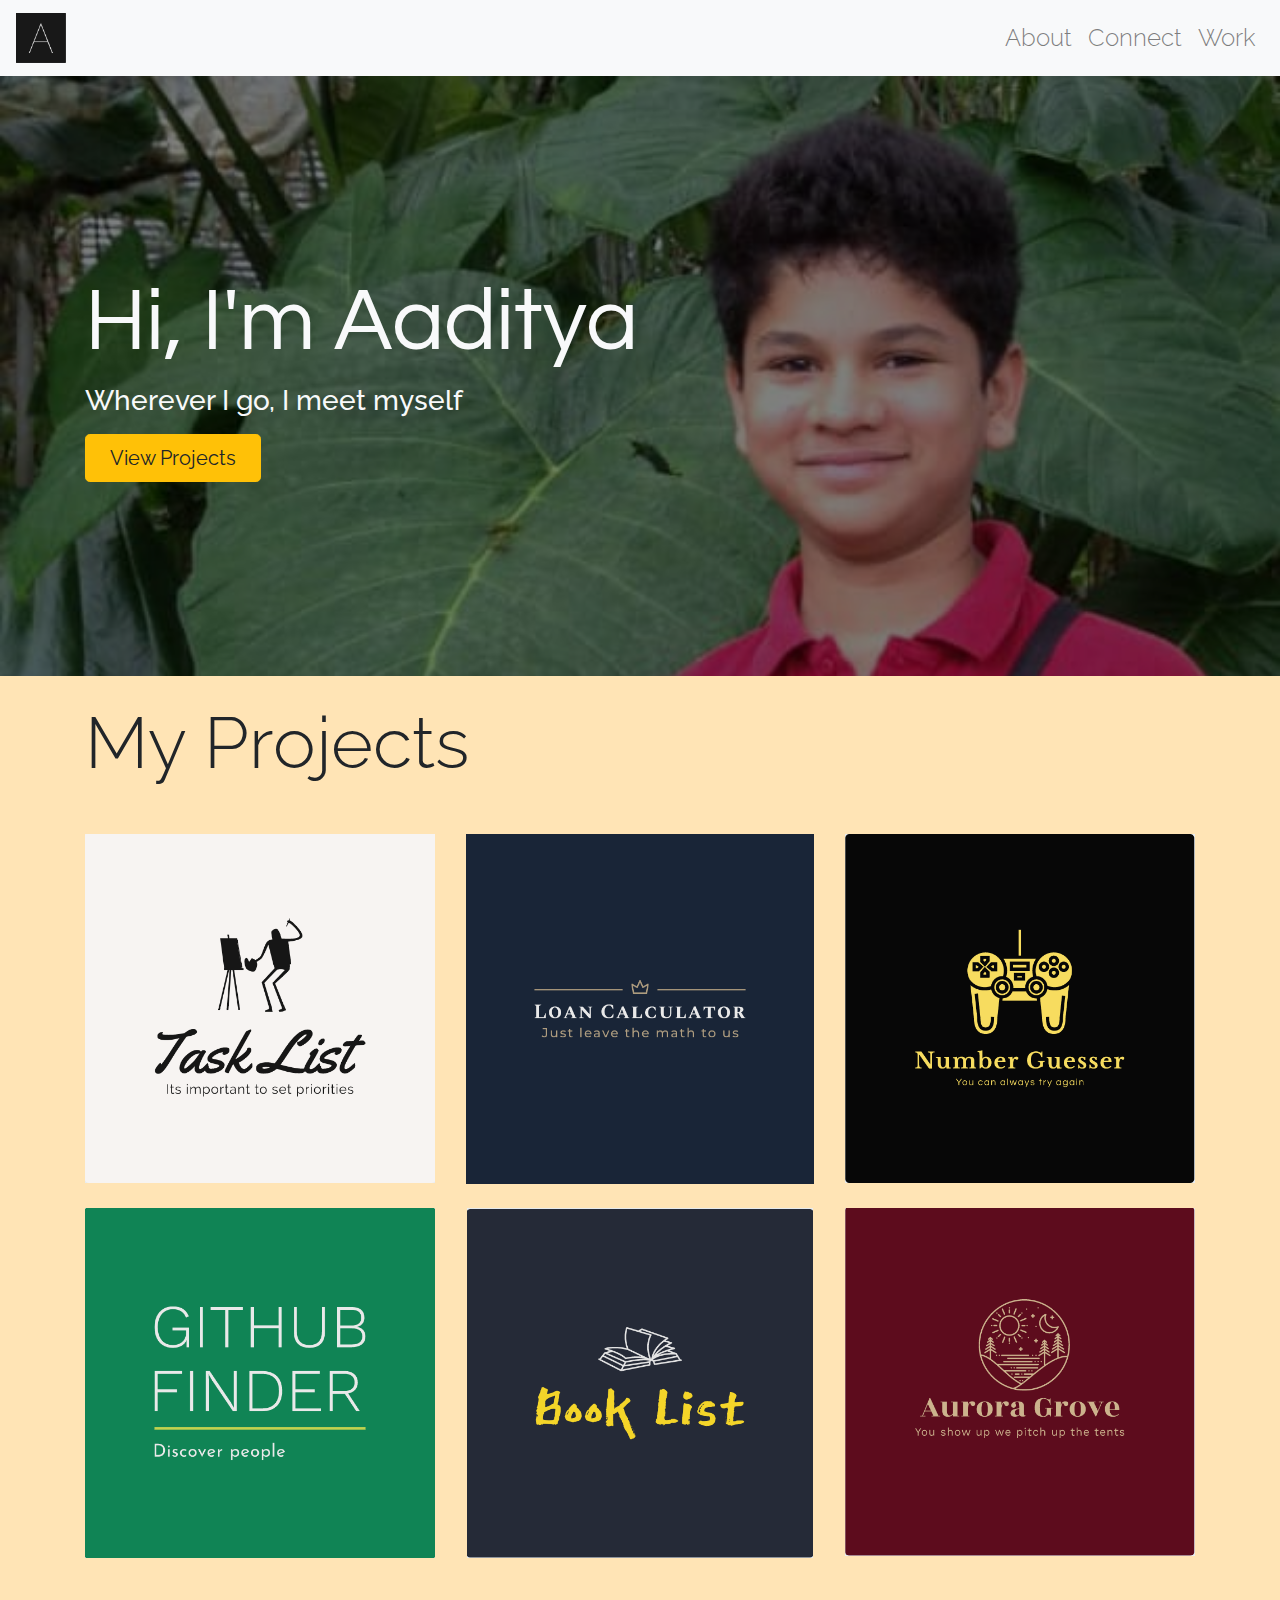
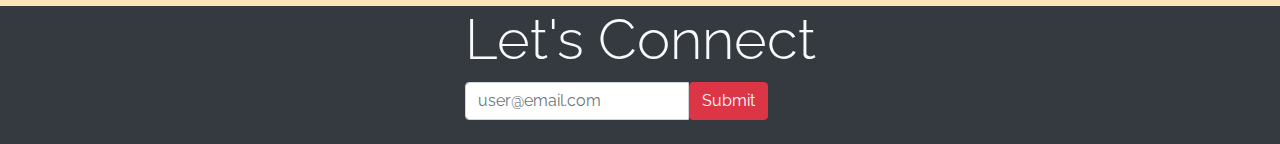
<file: task 1&2/starter/index.html>
<!doctype html>
<html lang="en">

<head>
    <!-- Required meta tags -->
    <meta charset="utf-8">
    <meta name="viewport" content="width=device-width, initial-scale=1, shrink-to-fit=no">

    <!-- google fonts -->
    <link href="https://fonts.googleapis.com/css2?family=Raleway:wght@300;400;500;600;700&display=swap" rel="stylesheet">
    <link href="https://fonts.googleapis.com/css2?family=Questrial&display=swap" rel="stylesheet">

    <!-- Bootstrap CSS -->
    <link rel="stylesheet" href="https://stackpath.bootstrapcdn.com/bootstrap/4.5.0/css/bootstrap.min.css"
        integrity="sha384-9aIt2nRpC12Uk9gS9baDl411NQApFmC26EwAOH8WgZl5MYYxFfc+NcPb1dKGj7Sk" crossorigin="anonymous">

    <link rel="stylesheet" href="css/last.css">

    <title>Aaditya Gadiyar</title>
</head>

<body>
    <!-- navbar -->
    
    <nav class="navbar navbar-expand-md navbar-light bg-light">
        <a href="#" class="navbar-brand">
            <img src="images/projects/navbarbrand.png
            " height="50px" width="50px" alt="" >
        </a>
        <button class="navbar-toggler" type="button" data-toggle="collapse" data-target="#mainnav">
            <span class="navbar-toggler-icon"></span>
        </button>
        <div class="collapse navbar-collapse" id="mainnav">
            <ul class="navbar-nav ml-auto">
                <li class="nav-item">
                    <a href="#showcase" class="nav-link">About</a>
                </li>
                <li class="nav-item">
                    <a href="contact.html" class="nav-link">Connect</a>
                </li>
                <li class="nav-item">
                    <a href="#proj" class="nav-link">Work</a>
                </li>
                
            </ul>
        </div>
    </nav>
<!-- showcase -->
    <section id = 'showcase' class="d-flex justify-content-start align-items-center">
        <div id="overlay"></div>
            <div id="header" class ="container text-white text-left ">
                <h1 class="display-2 text-light">Hi, I'm Aaditya</h1>
                <h3 class="display-5 mb-3 text-light">Wherever I go, I meet myself</h3>
                <a href="#proj" id="button" class="btn btn-warning btn-lg px-4 ">View Projects</a>
            </div>
        
    </section>

    <section>
        <div class="container">
        <h3 class="display-3 mt-4">My Projects</h3>
        </div>
    </section>

    <!-- projects -->
    <section id ="proj">
    <div class="container text-center mt-5">
        <div class="row mt-4">
            <div class="col-12 col-lg-4 mb-4 zoomImage">
                <img src="images/projects/tasklist.png" alt="" class="img-fluid">
            </div>
            <div class="col-12 col-lg-4
            mb-4 zoomImage">
                <img src="images/projects/loancalcultor.png" alt="" class="img-fluid">
            </div>
            <div class="col-12 col-lg-4
            mb-4 zoomImage">
                <img src="images/projects/number guesser.png" alt="" class="img-fluid">
            </div>
            <div class="col-12 col-lg-4
            mb-4 zoomImage">
                <img src="images/projects/github.png" alt="" class="img-fluid">
            </div>
            <div class="col-12 col-lg-4
            mb-4 zoomImage">
                <img src="images/projects/booklist.png" alt="" class="img-fluid">
            </div>
            <div class="col-12 col-lg-4
            mb-4 zoomImage">
                <img src="images/projects/aurora.png" alt="" class="img-fluid">
            </div>

        </div>
    </div>
    </section>

    <!-- footer -->
    <section class="bg-dark">
    <div class="container text-center text-light">
        <h3 class="display-4 mt-4">Let's Connect</h3>
        <div class="row justify-content-center">
            <div class="col-10 col-sm-8 col-md-6 col-lg-4 mb-4">
                <form class="form-inline" action="submit">
                    <div class="input-group">
                        <input type="email" class="form-control" id="connect" placeholder="user@email.com">
                        <div class="input-group append">
                            <button class="btn btn-danger" >Submit</button>
                        </div>
                
                    </div>
                </form>
            </div>
            
        </div>


    </div>
    </section>
    

    <!-- Optional JavaScript -->
    <!-- jQuery first, then Popper.js, then Bootstrap JS -->
    <script src="https://code.jquery.com/jquery-3.5.1.slim.min.js"
        integrity="sha384-DfXdz2htPH0lsSSs5nCTpuj/zy4C+OGpamoFVy38MVBnE+IbbVYUew+OrCXaRkfj"
        crossorigin="anonymous"></script>
    <script src="https://cdn.jsdelivr.net/npm/popper.js@1.16.0/dist/umd/popper.min.js"
        integrity="sha384-Q6E9RHvbIyZFJoft+2mJbHaEWldlvI9IOYy5n3zV9zzTtmI3UksdQRVvoxMfooAo"
        crossorigin="anonymous"></script>
    <script src="https://stackpath.bootstrapcdn.com/bootstrap/4.5.0/js/bootstrap.min.js"
        integrity="sha384-OgVRvuATP1z7JjHLkuOU7Xw704+h835Lr+6QL9UvYjZE3Ipu6Tp75j7Bh/kR0JKI"
        crossorigin="anonymous"></script>
        <script src="bootstrap/dist/js/bootstrap.bundle.min.js"></script>
        <script src="app.js"></script>
</body>

</html>
</file>
